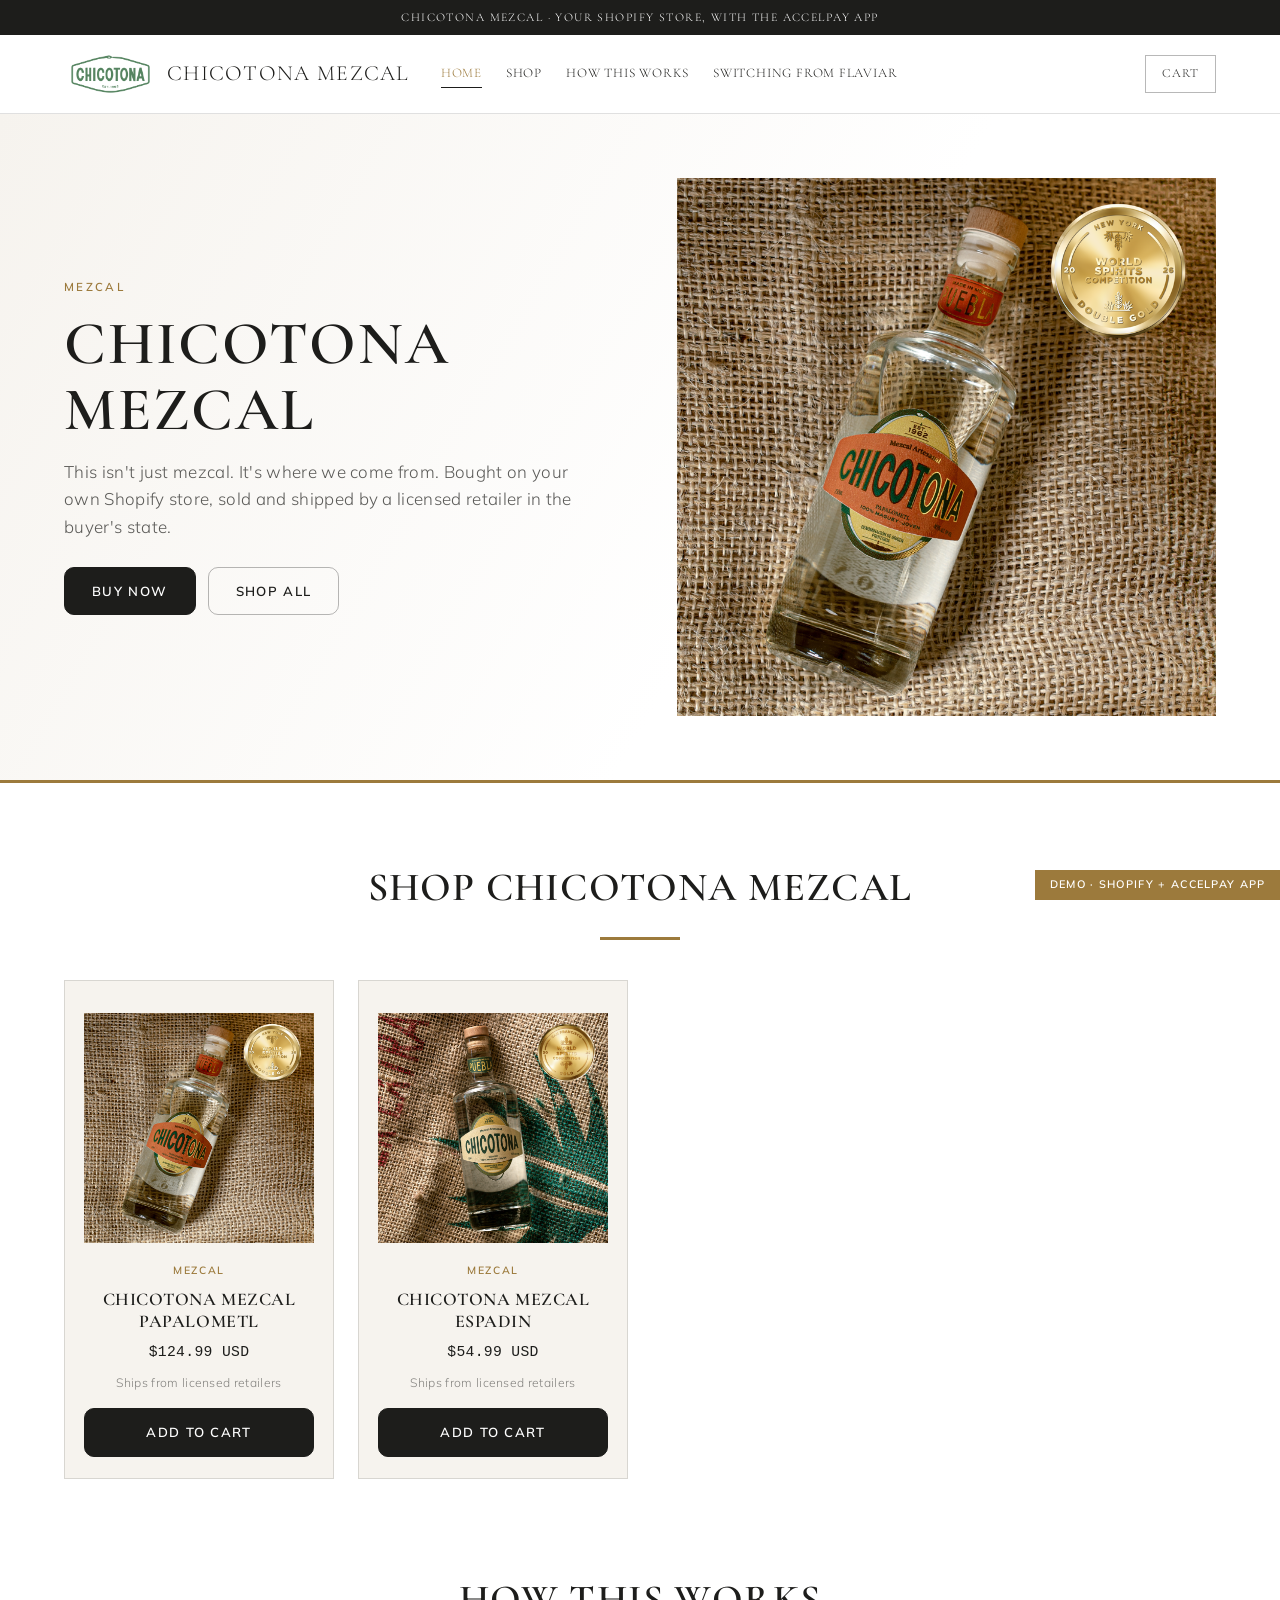
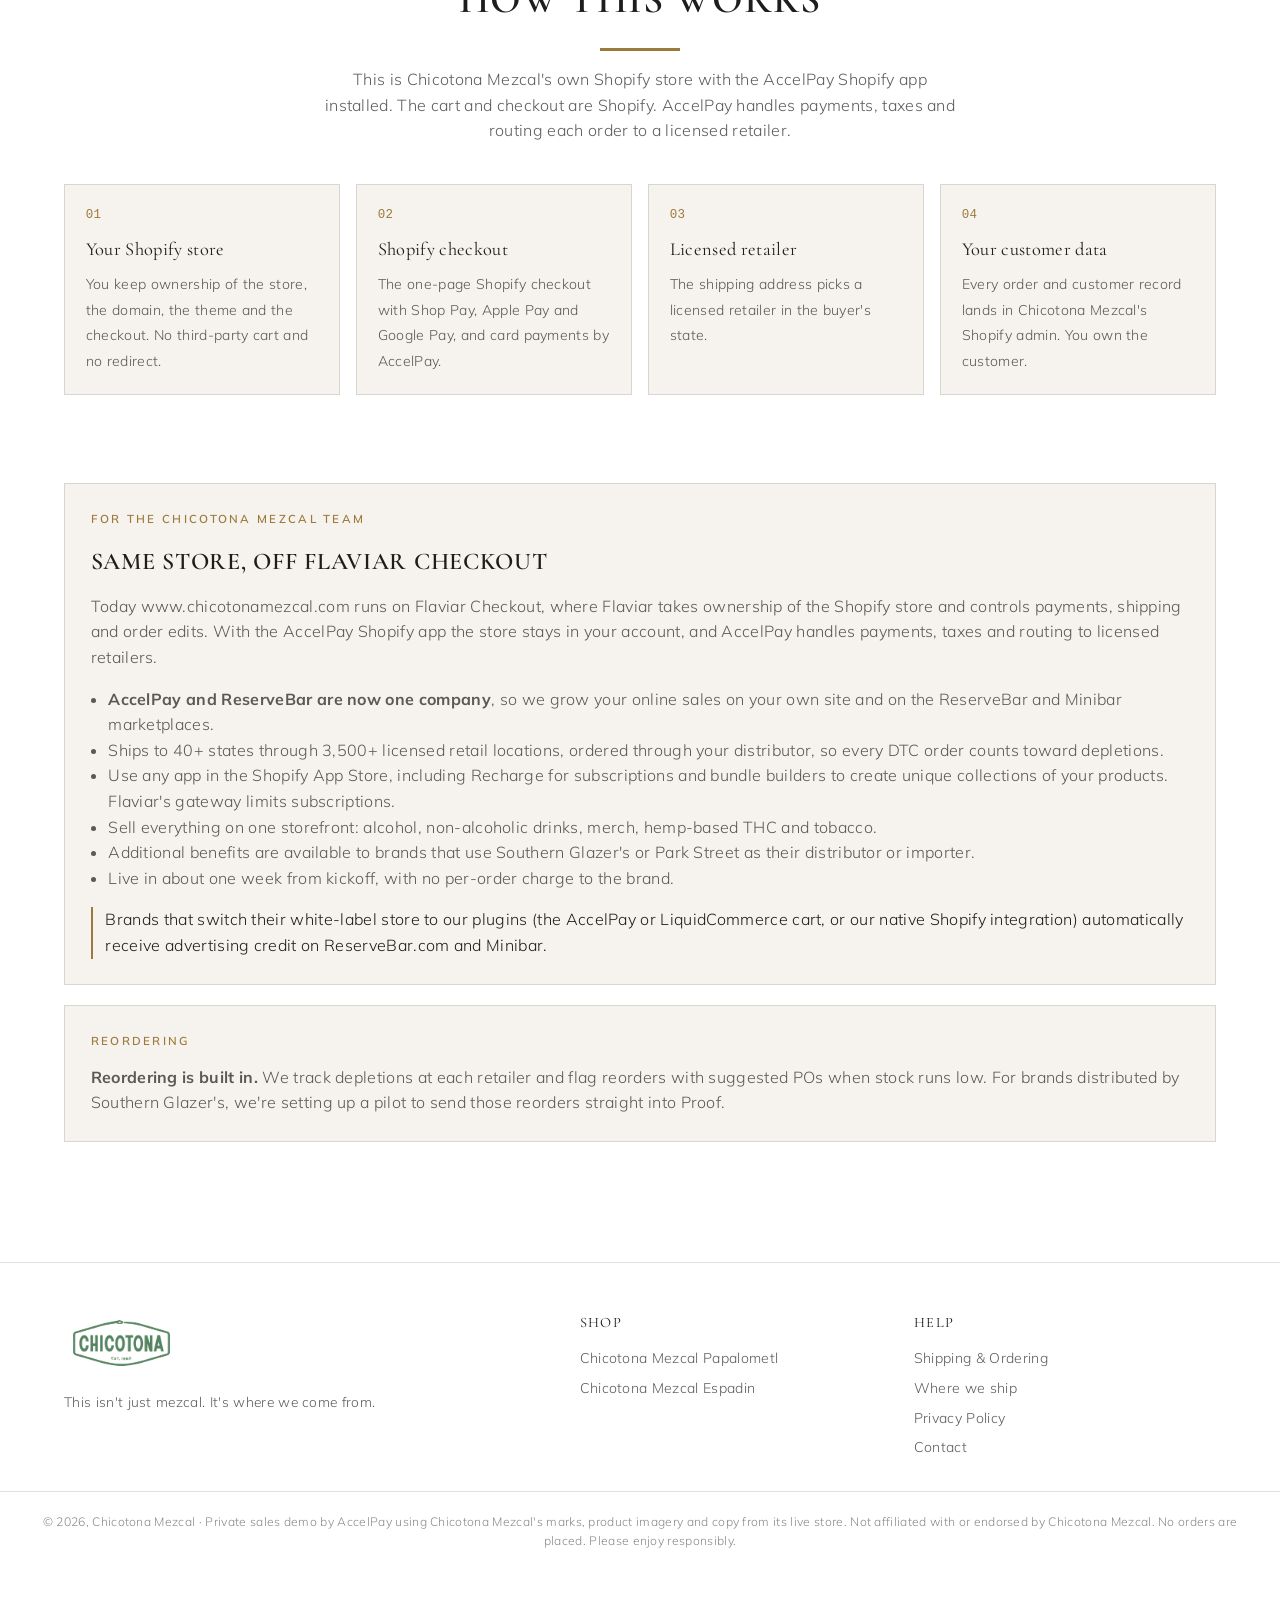
<file: index.html>
<!doctype html>
<html lang="en">
<head>
<meta charset="utf-8">
<meta name="viewport" content="width=device-width,initial-scale=1">
<title>Chicotona Mezcal | AccelPay demo</title>
<meta name="robots" content="noindex,nofollow">
<link rel="icon" href="assets/logo.png">
<link rel="preconnect" href="https://fonts.googleapis.com">
<link rel="preconnect" href="https://fonts.gstatic.com" crossorigin>
<link rel="stylesheet" href="https://fonts.googleapis.com/css2?family=Cormorant+Garamond:wght@500;600;700&family=Mulish:wght@300;400;600;700&display=swap">
<link rel="stylesheet" href="styles.css?v=1">
</head>
<body>
<div class="announce">Chicotona Mezcal &middot; your Shopify store, with the AccelPay app</div>
<header class="top">
  <div class="hdr">
    <a href="index.html" class="brand-link"><img class="logo" src="assets/logo.png" alt="Chicotona Mezcal"><span class="wordmark">Chicotona Mezcal</span></a>
    <nav class="main">
      <a href="index.html" aria-current="page">Home</a><a href="index.html#shop">Shop</a><a href="index.html#how">How this works</a><a href="index.html#switch">Switching from Flaviar</a>
    </nav>
    <div class="hdr-actions">
      <button class="burger" id="burger" aria-label="Menu">&#9776;</button>
      <button class="cart-pill" data-cart-toggle aria-label="Open cart">
        <span class="lbl">Cart</span>
        <span class="count" data-cart-count hidden>0</span>
      </button>
    </div>
  </div>
</header>

<section class="hero">
  <div class="hero-inner">
    <div>
      <div class="eyebrow">mezcal</div>
      <h1>Chicotona Mezcal</h1>
      <p>This isn&#x27;t just mezcal. It&#x27;s where we come from. Bought on your own Shopify store, sold and shipped by a licensed retailer in the buyer's state.</p>
      <div style="display:flex;gap:.75rem;flex-wrap:wrap"><a class="btn" href="product.html?p=papalometl">Buy now</a><a class="btn ghost" href="#shop">Shop all</a></div>
    </div>
    <div class="shot"><img src="assets/p-papalometl.png" alt="Chicotona Mezcal Papalometl"></div>
  </div>
</section>

<section class="band" id="shop">
  <div class="section-head">
    <h2>Shop Chicotona Mezcal</h2>
    <div class="rule"></div>
    <p style="font-size:.9rem;color:var(--muted)"></p>
  </div>
  <div class="grid" id="collection-grid"></div>
</section>

<section class="band" id="how" style="padding-top:1rem">
  <div class="section-head">
    <h2>How this works</h2>
    <div class="rule"></div>
    <p>This is Chicotona Mezcal's own Shopify store with the AccelPay Shopify app installed. The cart and checkout are Shopify. AccelPay handles payments, taxes and routing each order to a licensed retailer.</p>
  </div>
  <div class="how">
    <div class="step"><span class="n">01</span><b>Your Shopify store</b><span>You keep ownership of the store, the domain, the theme and the checkout. No third-party cart and no redirect.</span></div>
    <div class="step"><span class="n">02</span><b>Shopify checkout</b><span>The one-page Shopify checkout with Shop Pay, Apple Pay and Google Pay, and card payments by AccelPay.</span></div>
    <div class="step"><span class="n">03</span><b>Licensed retailer</b><span>The shipping address picks a licensed retailer in the buyer's state.</span></div>
    <div class="step"><span class="n">04</span><b>Your customer data</b><span>Every order and customer record lands in Chicotona Mezcal's Shopify admin. You own the customer.</span></div>
  </div>
</section>

<section class="band" id="switch" style="padding-top:1rem">
  <div class="panel">
    <div class="eyebrow">For the Chicotona Mezcal team</div>
    <h2>Same store, off Flaviar Checkout</h2>
    <p style="margin:0 0 1rem">Today www.chicotonamezcal.com runs on Flaviar Checkout, where Flaviar takes ownership of the Shopify store and controls payments, shipping and order edits. With the AccelPay Shopify app the store stays in your account, and AccelPay handles payments, taxes and routing to licensed retailers.</p>
    <ul style="margin:0 0 1rem;padding-left:1.1rem"><li><b>AccelPay and ReserveBar are now one company</b>, so we grow your online sales on your own site and on the ReserveBar and Minibar marketplaces.</li><li>Ships to 40+ states through 3,500+ licensed retail locations, ordered through your distributor, so every DTC order counts toward depletions.</li><li>Use any app in the Shopify App Store, including Recharge for subscriptions and bundle builders to create unique collections of your products. Flaviar's gateway limits subscriptions.</li><li>Sell everything on one storefront: alcohol, non-alcoholic drinks, merch, hemp-based THC and tobacco.</li><li>Additional benefits are available to brands that use Southern Glazer's or Park Street as their distributor or importer.</li><li>Live in about one week from kickoff, with no per-order charge to the brand.</li></ul>
    <p class="credit">Brands that switch their white-label store to our plugins (the AccelPay or LiquidCommerce cart, or our native Shopify integration) automatically receive advertising credit on ReserveBar.com and Minibar.</p>
  </div>
  <div class="panel">
    <div class="eyebrow">Reordering</div>
    <p style="margin:0" class="reorder"><b>Reordering is built in.</b> We track depletions at each retailer and flag reorders with suggested POs when stock runs low. For brands distributed by Southern Glazer's, we're setting up a pilot to send those reorders straight into Proof.</p>
  </div>
</section>
<footer class="site">
  <div class="ft">
    <div>
      <img src="assets/logo.png" alt="Chicotona Mezcal" style="height:64px;width:auto">
      <p style="font-size:.86rem;margin-top:1rem;max-width:24rem;color:var(--muted)">This isn&#x27;t just mezcal. It&#x27;s where we come from.</p>
    </div>
    <div><h4>Shop</h4><ul><li><a href="product.html?p=papalometl">Chicotona Mezcal Papalometl</a></li><li><a href="product.html?p=espadin">Chicotona Mezcal Espadin</a></li></ul></div>
    <div><h4>Help</h4><ul>
      <li><a href="index.html#how">Shipping &amp; Ordering</a></li>
      <li><a href="index.html#how">Where we ship</a></li>
      <li><a href="#">Privacy Policy</a></li>
      <li><a href="#">Contact</a></li></ul></div>
  </div>
  <div class="legal-row">
    &copy; 2026, Chicotona Mezcal &middot; Private sales demo by AccelPay using Chicotona Mezcal's marks, product imagery and copy from its live store. Not affiliated with or endorsed by Chicotona Mezcal.
    No orders are placed. Please enjoy responsibly.
  </div>
</footer>

<div class="scrim" id="scrim"></div>
<aside class="drawer" id="drawer" aria-label="Your cart">
  <div class="dh"><h2>Your cart</h2><button class="x" id="drawer-close" aria-label="Close">&times;</button></div>
  <div class="cols"><span>Product</span><span>Total</span></div>
  <div class="items" id="drawer-items"></div>
  <div class="df" id="drawer-foot"></div>
</aside>
<div class="ribbon">Demo &middot; Shopify + AccelPay app</div>
<script src="data.js?v=1"></script>
<script src="app.js?v=1"></script>
</body>
</html>
</file>
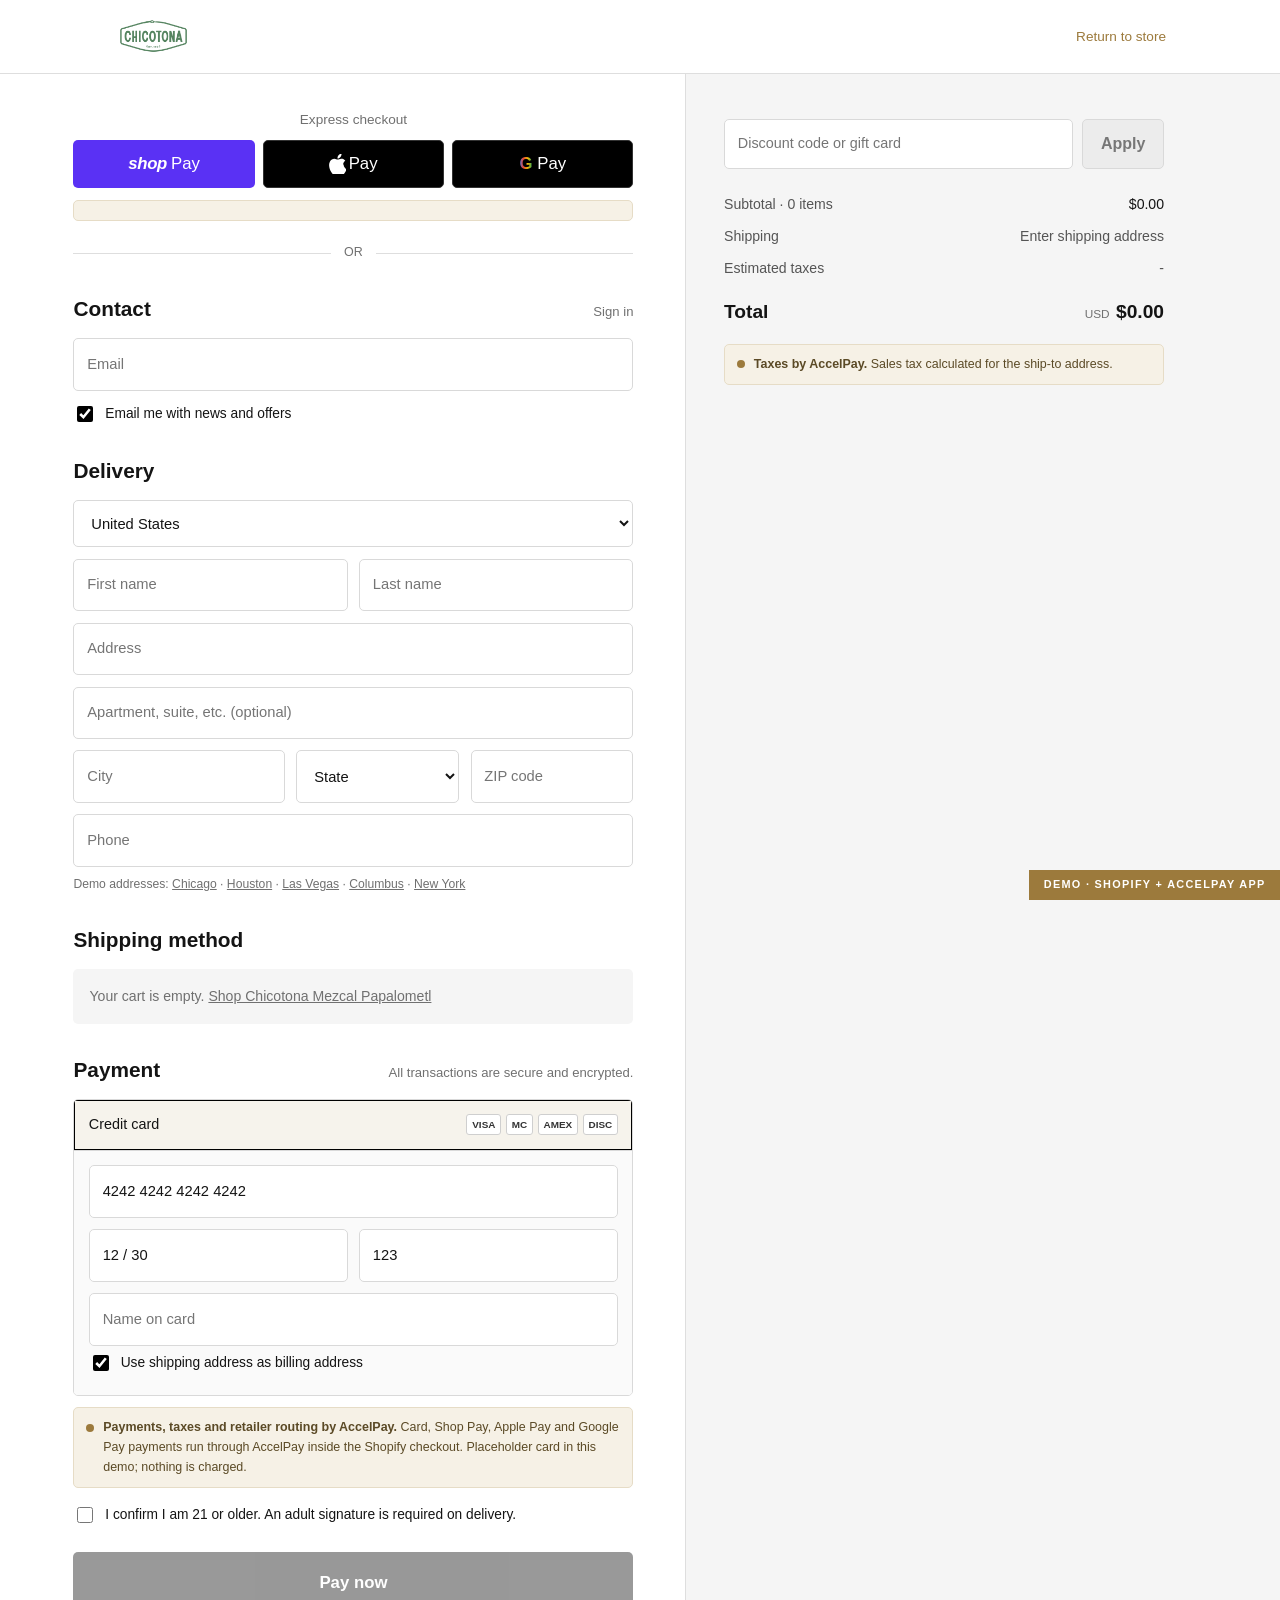
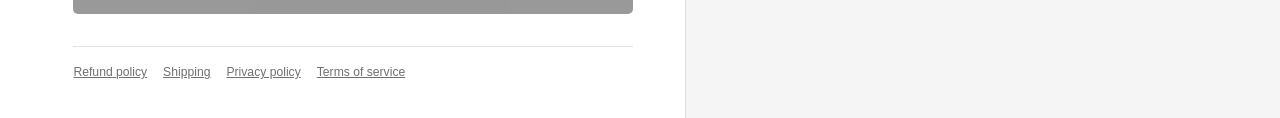
<file: checkout.html>
<!doctype html>
<html lang="en">
<head>
<meta charset="utf-8">
<meta name="viewport" content="width=device-width,initial-scale=1">
<title>Checkout | Chicotona Mezcal</title>
<meta name="robots" content="noindex,nofollow">
<link rel="icon" href="assets/logo.png">
<link rel="preconnect" href="https://fonts.googleapis.com">
<link rel="preconnect" href="https://fonts.gstatic.com" crossorigin>
<link rel="stylesheet" href="https://fonts.googleapis.com/css2?family=Cormorant+Garamond:wght@500;600;700&family=Mulish:wght@300;400;600;700&display=swap">
<link rel="stylesheet" href="styles.css?v=1">
</head>
<body class="co">
<div class="co-head"><div class="in">
  <a href="index.html"><img src="assets/logo.png" alt="Chicotona Mezcal"></a>
  <a class="bag" href="product.html">Return to store</a>
</div></div>

<div id="confirmed" hidden>
  <div class="thanks">
    <h1>Thank you!</h1>
    <p>This is a demo, so nothing was charged and no order was sent.</p>
    <p class="num" id="order-num"></p>
    <p id="order-by"></p>
    <p id="order-total"></p>
    <p style="font-size:.85rem">On the live store, this order and the customer record appear in Chicotona Mezcal's Shopify admin.</p>
    <a class="pay-btn" href="index.html" style="display:inline-block;width:auto;padding:.9rem 1.6rem;text-decoration:none">Continue shopping</a>
  </div>
</div>

<div id="checkout-view" class="checkout">
  <div class="co-left"><div class="inner">
    <form id="co-form" autocomplete="off">
      <div class="xp-title">Express checkout</div>
      <div id="xpay-top"></div>
      <div id="xpay-note" class="callout" hidden></div>
      <div class="or"><span>OR</span></div>
      <div class="co-h">Contact <small>Sign in</small></div>
      <input class="co-field" type="email" name="email" placeholder="Email" required>
      <label class="co-chk"><input type="checkbox" checked> Email me with news and offers</label>

      <div class="co-h">Delivery</div>
      <select class="co-field" aria-label="Country/Region"><option>United States</option></select>
      <div class="co-row">
        <input class="co-field" name="first" placeholder="First name" required>
        <input class="co-field" name="last" placeholder="Last name" required>
      </div>
      <input class="co-field" name="address1" placeholder="Address" required>
      <input class="co-field" name="address2" placeholder="Apartment, suite, etc. (optional)">
      <div class="co-row3">
        <input class="co-field" name="city" placeholder="City" required>
        <select class="co-field" id="state" aria-label="State" required><option value="">State</option><option value="AL">Alabama</option><option value="AK">Alaska</option><option value="AZ">Arizona</option><option value="AR">Arkansas</option><option value="CA">California</option><option value="CO">Colorado</option><option value="CT">Connecticut</option><option value="DE">Delaware</option><option value="DC">District of Columbia</option><option value="FL">Florida</option><option value="GA">Georgia</option><option value="HI">Hawaii</option><option value="ID">Idaho</option><option value="IL">Illinois</option><option value="IN">Indiana</option><option value="IA">Iowa</option><option value="KS">Kansas</option><option value="KY">Kentucky</option><option value="LA">Louisiana</option><option value="ME">Maine</option><option value="MD">Maryland</option><option value="MA">Massachusetts</option><option value="MI">Michigan</option><option value="MN">Minnesota</option><option value="MS">Mississippi</option><option value="MO">Missouri</option><option value="MT">Montana</option><option value="NE">Nebraska</option><option value="NV">Nevada</option><option value="NH">New Hampshire</option><option value="NJ">New Jersey</option><option value="NM">New Mexico</option><option value="NY">New York</option><option value="NC">North Carolina</option><option value="ND">North Dakota</option><option value="OH">Ohio</option><option value="OK">Oklahoma</option><option value="OR">Oregon</option><option value="PA">Pennsylvania</option><option value="RI">Rhode Island</option><option value="SC">South Carolina</option><option value="SD">South Dakota</option><option value="TN">Tennessee</option><option value="TX">Texas</option><option value="UT">Utah</option><option value="VT">Vermont</option><option value="VA">Virginia</option><option value="WA">Washington</option><option value="WV">West Virginia</option><option value="WI">Wisconsin</option><option value="WY">Wyoming</option></select>
        <input class="co-field" id="zip" name="zip" placeholder="ZIP code" inputmode="numeric" maxlength="5" required>
      </div>
      <input class="co-field" name="phone" placeholder="Phone" type="tel">
      <div style="font-size:.76rem;color:#707070;margin:-.2rem 0 .3rem">Demo addresses:
        <a href="#" data-fill="233 S Wacker Dr|Chicago|60606" onclick="return false">Chicago</a> &middot;
        <a href="#" data-fill="1001 Westheimer Rd|Houston|77006" onclick="return false">Houston</a> &middot;
        <a href="#" data-fill="3570 Las Vegas Blvd S|Las Vegas|89109" onclick="return false">Las Vegas</a> &middot;
        <a href="#" data-fill="411 Woody Hayes Dr|Columbus|43210" onclick="return false">Columbus</a> &middot;
        <a href="#" data-fill="350 E 13th St|New York|10009" onclick="return false">New York</a>
      </div>

      <div class="co-h">Shipping method</div>
      <div id="rates"></div>

      <div class="co-h">Payment <small>All transactions are secure and encrypted.</small></div>
      <div class="pay-box">
        <div class="ph"><span>Credit card</span><span class="cards"><span>VISA</span><span>MC</span><span>AMEX</span><span>DISC</span></span></div>
        <div class="pb">
          <input class="co-field" placeholder="Card number" value="4242 4242 4242 4242" aria-label="Card number">
          <div class="co-row">
            <input class="co-field" placeholder="Expiration date (MM / YY)" value="12 / 30" aria-label="Expiration">
            <input class="co-field" placeholder="Security code" value="123" aria-label="Security code">
          </div>
          <input class="co-field" placeholder="Name on card" aria-label="Name on card" style="margin-bottom:.3rem">
          <label class="co-chk"><input type="checkbox" checked> Use shipping address as billing address</label>
        </div>
      </div>
      <div class="callout"><span class="dot"></span><span><b>Payments, taxes and retailer routing by AccelPay.</b> Card, Shop Pay, Apple Pay and Google Pay payments run through AccelPay inside the Shopify checkout. Placeholder card in this demo; nothing is charged.</span></div>
      <label class="co-chk" style="margin-top:1rem"><input type="checkbox" required> I confirm I am 21 or older. An adult signature is required on delivery.</label>
      <button class="pay-btn" id="pay" type="submit" disabled>Pay now</button>
      <div class="co-links"><a href="#">Refund policy</a><a href="#">Shipping</a><a href="#">Privacy policy</a><a href="#">Terms of service</a></div>
    </form>
  </div></div>
  <div class="co-right"><div class="inner" id="os"></div></div>
</div>
<div class="ribbon">Demo &middot; Shopify + AccelPay app</div>
<script src="data.js?v=1"></script>
<script src="app.js?v=1"></script>
</body>
</html>
</file>
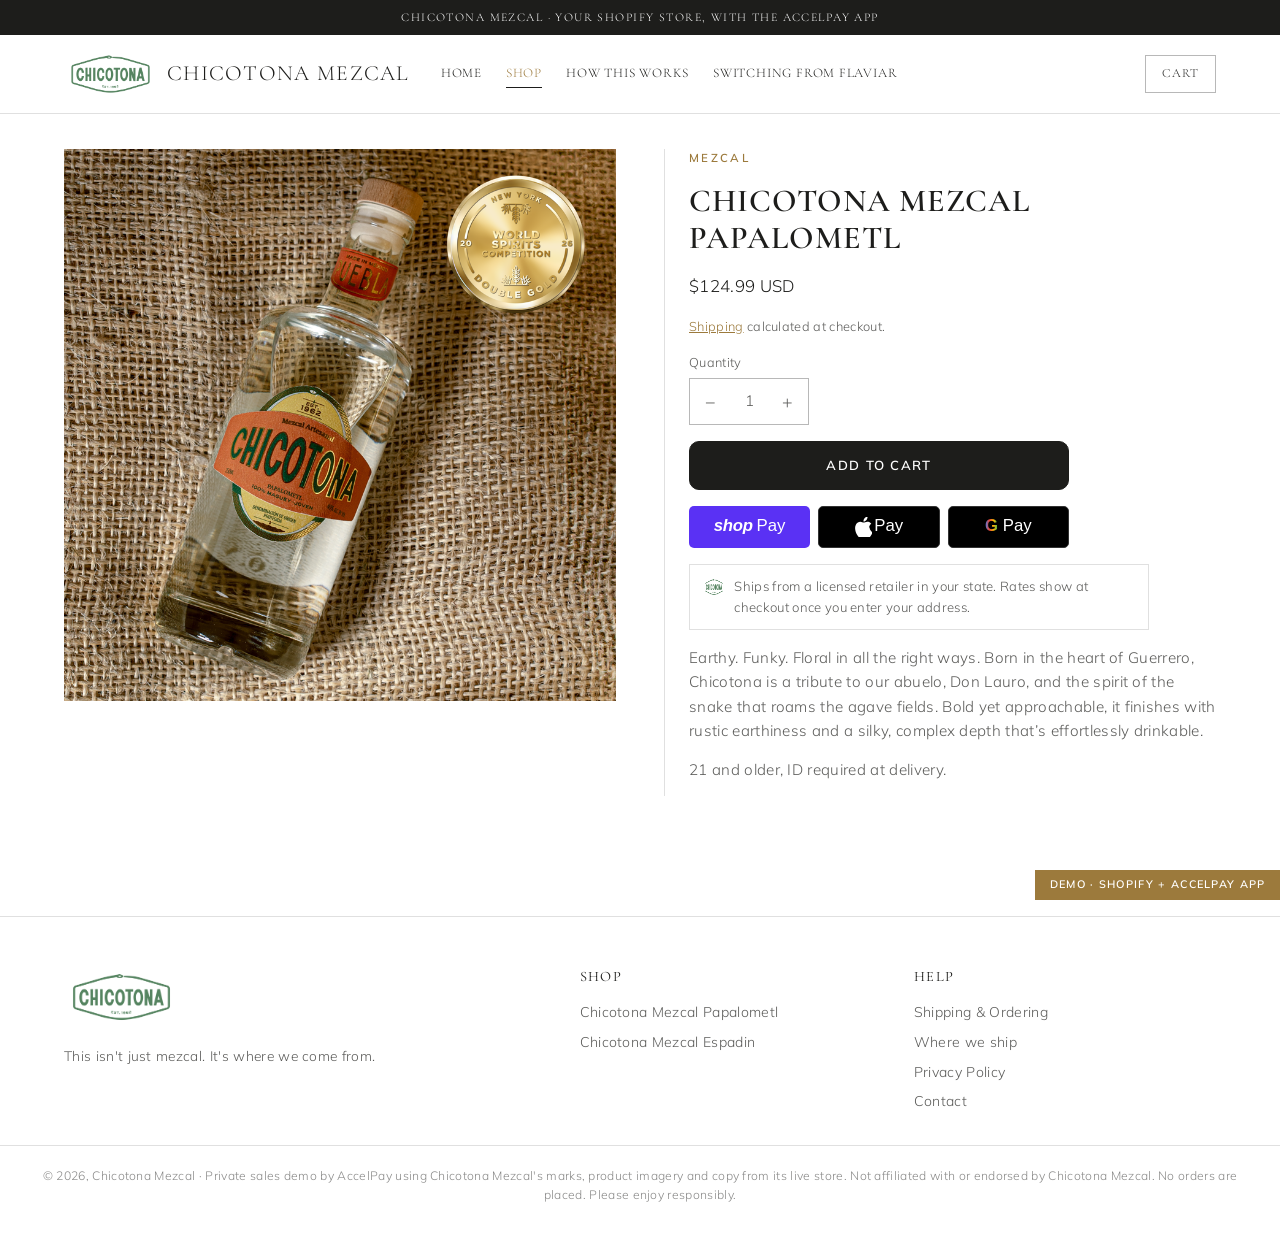
<file: product.html>
<!doctype html>
<html lang="en">
<head>
<meta charset="utf-8">
<meta name="viewport" content="width=device-width,initial-scale=1">
<title>Chicotona Mezcal | AccelPay demo</title>
<meta name="robots" content="noindex,nofollow">
<link rel="icon" href="assets/logo.png">
<link rel="preconnect" href="https://fonts.googleapis.com">
<link rel="preconnect" href="https://fonts.gstatic.com" crossorigin>
<link rel="stylesheet" href="https://fonts.googleapis.com/css2?family=Cormorant+Garamond:wght@500;600;700&family=Mulish:wght@300;400;600;700&display=swap">
<link rel="stylesheet" href="styles.css?v=1">
</head>
<body>
<div class="announce">Chicotona Mezcal &middot; your Shopify store, with the AccelPay app</div>
<header class="top">
  <div class="hdr">
    <a href="index.html" class="brand-link"><img class="logo" src="assets/logo.png" alt="Chicotona Mezcal"><span class="wordmark">Chicotona Mezcal</span></a>
    <nav class="main">
      <a href="index.html">Home</a><a href="index.html#shop" aria-current="page">Shop</a><a href="index.html#how">How this works</a><a href="index.html#switch">Switching from Flaviar</a>
    </nav>
    <div class="hdr-actions">
      <button class="burger" id="burger" aria-label="Menu">&#9776;</button>
      <button class="cart-pill" data-cart-toggle aria-label="Open cart">
        <span class="lbl">Cart</span>
        <span class="count" data-cart-count hidden>0</span>
      </button>
    </div>
  </div>
</header>

<main class="band" style="padding-top:2.2rem">
  <div class="pdp" id="pdp" data-handle="papalometl"></div>
</main>
<script>
(function () { var p = new URLSearchParams(location.search).get('p'); if (p) document.getElementById('pdp').setAttribute('data-handle', p); })();
</script>
<footer class="site">
  <div class="ft">
    <div>
      <img src="assets/logo.png" alt="Chicotona Mezcal" style="height:64px;width:auto">
      <p style="font-size:.86rem;margin-top:1rem;max-width:24rem;color:var(--muted)">This isn&#x27;t just mezcal. It&#x27;s where we come from.</p>
    </div>
    <div><h4>Shop</h4><ul><li><a href="product.html?p=papalometl">Chicotona Mezcal Papalometl</a></li><li><a href="product.html?p=espadin">Chicotona Mezcal Espadin</a></li></ul></div>
    <div><h4>Help</h4><ul>
      <li><a href="index.html#how">Shipping &amp; Ordering</a></li>
      <li><a href="index.html#how">Where we ship</a></li>
      <li><a href="#">Privacy Policy</a></li>
      <li><a href="#">Contact</a></li></ul></div>
  </div>
  <div class="legal-row">
    &copy; 2026, Chicotona Mezcal &middot; Private sales demo by AccelPay using Chicotona Mezcal's marks, product imagery and copy from its live store. Not affiliated with or endorsed by Chicotona Mezcal.
    No orders are placed. Please enjoy responsibly.
  </div>
</footer>

<div class="scrim" id="scrim"></div>
<aside class="drawer" id="drawer" aria-label="Your cart">
  <div class="dh"><h2>Your cart</h2><button class="x" id="drawer-close" aria-label="Close">&times;</button></div>
  <div class="cols"><span>Product</span><span>Total</span></div>
  <div class="items" id="drawer-items"></div>
  <div class="df" id="drawer-foot"></div>
</aside>
<div class="ribbon">Demo &middot; Shopify + AccelPay app</div>
<script src="data.js?v=1"></script>
<script src="app.js?v=1"></script>
</body>
</html>
</file>
<file: styles.css>
/* Chicotona Mezcal x AccelPay demo. Base: woodsonwhiskey-accelpay-demo. */

:root {
  --black: #ffffff; --panel: #f6f3ee; --panel-2: #ece7df; --ink: #1d1d1b;
  --muted: rgba(29,29,27,.72); --muted-2: rgba(29,29,27,.52); --line: rgba(0,0,0,.12); --line-2: rgba(0,0,0,.28);
  --gold: #1d1d1b; --gold-hi: #9c7a3c; --gold-soft: rgba(0,0,0,.05); --green: #2f6b4f; --red: #c00000;
  --head: #1d1d1b; --btn-ink: #ffffff; --img-bg: #f6f3ee; --drawer-bg: #ffffff; --ann-bg: #1d1d1b; --ann-ink: #ffffff; --co-head-bg: #ffffff;
  --serif: "Cormorant Garamond", Georgia, serif; --sans: "Mulish", -apple-system, BlinkMacSystemFont, "Helvetica Neue", Arial, sans-serif;
  --mono: ui-monospace, SFMono-Regular, Menlo, monospace; --maxw: 1200px; --btn-radius: 10px;
  --cart-glyph: url("data:image/svg+xml;utf8,<svg xmlns='http://www.w3.org/2000/svg' viewBox='0 0 24 24' fill='none' stroke='black' stroke-width='2' stroke-linecap='round' stroke-linejoin='round'><path d='M6 2 3 6v14a2 2 0 0 0 2 2h14a2 2 0 0 0 2-2V6l-3-4z'/><path d='M3 6h18'/><path d='M16 10a4 4 0 0 1-8 0'/></svg>");
}

* { box-sizing: border-box; }
html { scroll-behavior: smooth; }
body {
  margin: 0; background: var(--black); color: var(--ink);
  font-family: var(--sans); font-weight: 300; font-size: 16px; line-height: 1.6;
  letter-spacing: .02em; -webkit-font-smoothing: antialiased;
}
img { max-width: 100%; display: block; }
a { color: inherit; }
button { font: inherit; cursor: pointer; color: inherit; }
:focus-visible { outline: 2px solid var(--gold); outline-offset: 2px; }

/* ---------------------------------------------------------------- header */
.announce {
  background: var(--ann-bg); color: var(--ann-ink); text-align: center;
  font-family: var(--serif); font-size: .74rem; letter-spacing: .12em;
  text-transform: uppercase; padding: .5rem 1rem;
}
header.top { position: sticky; top: 0; z-index: 60; background: var(--black); border-bottom: 1px solid var(--line); }
.hdr { max-width: var(--maxw); margin: 0 auto; padding: .8rem 1.5rem; display: flex; align-items: center; gap: 2rem; }
.hdr img.logo { height: 62px; width: auto; }
nav.main { display: flex; gap: 1.5rem; flex-wrap: wrap; }
nav.main a {
  font-family: var(--serif); font-size: .82rem; letter-spacing: .06em; text-transform: uppercase;
  text-decoration: none; color: var(--head); padding: .2rem 0; border-bottom: 1px solid transparent;
}
nav.main a:hover, nav.main a[aria-current] { color: var(--gold-hi); border-bottom-color: var(--gold); }
.hdr-actions { margin-left: auto; display: flex; align-items: center; gap: .75rem; }
.cart-pill {
  display: inline-flex; align-items: center; gap: .5rem; background: transparent;
  border: 1px solid var(--line-2); color: var(--head); padding: .5rem 1rem;
  font-family: var(--serif); font-size: .78rem; letter-spacing: .08em; text-transform: uppercase;
}
.cart-pill:hover { border-color: var(--gold); color: var(--gold-hi); }
.cart-pill .count {
  background: var(--gold); color: var(--btn-ink); min-width: 1.35rem; height: 1.35rem; border-radius: 999px;
  display: inline-grid; place-items: center; font-family: var(--mono); font-size: .7rem; padding: 0 .3rem;
}
.cart-pill .count[hidden] { display: none; }
.burger { display: none; background: none; border: none; font-size: 1.5rem; line-height: 1; color: var(--head); }

/* ---------------------------------------------------------------- type + buttons */
.eyebrow { font-family: var(--sans); font-size: .72rem; font-weight: 600; letter-spacing: .2em; text-transform: uppercase; color: var(--gold-hi); margin-bottom: .9rem; }
h1, h2, h3 { font-family: var(--serif); font-weight: 400; letter-spacing: .03em; }
.rule { width: 190px; height: 2px; margin: 1.1rem auto 0; background: linear-gradient(90deg, transparent, var(--gold), transparent); }

.btn {
  display: inline-flex; align-items: center; justify-content: center; gap: .5rem;
  background: var(--gold); color: var(--btn-ink); border: 1px solid var(--gold); border-radius: var(--btn-radius, 0);
  padding: .8rem 1.7rem; font-family: var(--sans); font-weight: 600; font-size: .82rem;
  letter-spacing: .1em; text-transform: uppercase; text-decoration: none;
}
.btn:hover { background: var(--gold-hi); border-color: var(--gold-hi); }
.btn.ghost { background: transparent; color: var(--head); border-color: var(--line-2); }
.btn.ghost:hover { border-color: var(--gold); color: var(--gold-hi); }
.btn:disabled { opacity: .4; cursor: not-allowed; }
.btn.block { width: 100%; }

/* ---------------------------------------------------------------- hero */
.hero { position: relative; overflow: hidden; border-bottom: 1px solid var(--line); }
.hero-inner { max-width: var(--maxw); margin: 0 auto; padding: 4rem 1.5rem; display: grid; grid-template-columns: 1.05fr 1fr; gap: 3rem; align-items: center; }
.hero h1 { font-size: clamp(2.3rem, 5.4vw, 3.8rem); line-height: 1.08; margin: 0 0 1rem; text-transform: uppercase; }
.hero p { color: var(--muted); font-size: 1.06rem; margin: 0 0 1.7rem; max-width: 32rem; }
.hero .shot img { width: 100%; max-height: 560px; object-fit: contain; }

/* ---------------------------------------------------------------- sections */
.band { max-width: var(--maxw); margin: 0 auto; padding: 4.5rem 1.5rem; }
.section-head { text-align: center; margin-bottom: 2.5rem; }
.section-head h2 { font-size: clamp(1.8rem, 4vw, 2.5rem); margin: 0; text-transform: uppercase; }
.section-head p { color: var(--muted); margin: 1rem auto 0; max-width: 40rem; }

.grid { display: grid; grid-template-columns: repeat(auto-fill, minmax(240px, 1fr)); gap: 1.5rem; }
.card {
  background: var(--panel); border: 1px solid var(--line); padding: 1.4rem 1.2rem 1.3rem;
  display: flex; flex-direction: column; gap: .55rem; text-align: center; text-decoration: none; color: inherit;
}
.card:hover { border-color: var(--gold); }
.card .shot { height: 250px; display: grid; place-items: center; overflow: hidden; }
.card .shot img { max-height: 250px; width: auto; object-fit: contain; }
.card h3 { font-size: 1.12rem; margin: 0; line-height: 1.25; text-transform: uppercase; min-height: 2.8rem; display: grid; place-items: center; }
.card .tag { font-size: .66rem; font-weight: 600; letter-spacing: .16em; text-transform: uppercase; color: var(--gold-hi); }
.card .price { font-family: var(--mono); font-size: .92rem; margin-top: auto; }
.card .avail { font-size: .76rem; color: var(--muted-2); }

.split { display: grid; grid-template-columns: 1fr 1fr; gap: 3rem; align-items: center; }
.split img { width: 100%; }
.split p { color: var(--muted); }

/* how it works */
.how { display: grid; grid-template-columns: repeat(4, 1fr); gap: 1rem; }
.how .step { border: 1px solid var(--line); padding: 1.3rem; background: var(--panel); }
.how .step b { display: block; font-family: var(--serif); font-weight: 400; font-size: 1.15rem; margin-bottom: .4rem; color: var(--head); }
.how .step span { font-size: .88rem; color: var(--muted); }
.how .step .n { font-family: var(--mono); color: var(--gold-hi); font-size: .78rem; display: block; margin-bottom: .6rem; }

.rb-note {
  display: flex; align-items: center; gap: .75rem; border: 1px solid var(--line); background: var(--panel);
  padding: .7rem .9rem; font-size: .84rem; color: var(--muted);
}
.rb-note b { color: var(--head); font-weight: 600; }
.rb-note a { color: var(--gold-hi); }
.rb-mark { font-family: var(--serif); font-size: .72rem; letter-spacing: .14em; text-transform: uppercase; border: 1px solid var(--gold); color: var(--gold-hi); padding: .2rem .45rem; white-space: nowrap; }

/* ---------------------------------------------------------------- product page (Shopify theme) */
.pdp { display: grid; grid-template-columns: minmax(0,1fr) minmax(0,1fr); gap: 3rem; align-items: start; }
.pdp .gallery { display: flex; flex-direction: column; gap: .8rem; min-width: 0; }
.pdp .gallery .main { background: var(--img-bg); display: grid; place-items: center; min-height: 420px; }
.pdp .gallery .main img { max-height: 560px; width: auto; object-fit: contain; }
.pdp .thumbs { display: flex; gap: .5rem; }
.pdp .thumbs button { width: 64px; height: 64px; border: 1px solid var(--line); background: var(--img-bg); padding: 3px; display: grid; place-items: center; }
.pdp .thumbs button[aria-selected="true"] { border-color: var(--gold); }
.pdp .thumbs img { max-height: 100%; width: auto; }
.pdp .info { display: flex; flex-direction: column; gap: 1rem; min-width: 0; padding-left: 1.5rem; border-left: 1px solid var(--line); }
.pdp h1 { font-size: 2rem; margin: 0; text-transform: uppercase; line-height: 1.15; }
.pdp .price { font-size: 1.05rem; }
.pdp .small { font-size: .8rem; color: var(--muted); }
.pdp .small a { color: var(--gold-hi); }
.pdp .qty-wrap { display: flex; flex-direction: column; gap: .35rem; font-size: .8rem; color: var(--muted); }
.pdp .desc p { color: var(--muted); margin: 0 0 .9rem; font-size: .95rem; }
.pdp .desc b { color: var(--head); font-weight: 600; }
.qty { display: inline-flex; align-items: center; border: 1px solid var(--line-2); width: max-content; }
.qty button { background: none; border: none; width: 2.6rem; min-height: 2.8rem; font-size: 1.1rem; }
.qty span, .qty input { font-family: var(--sans); min-width: 2.2rem; text-align: center; font-size: .95rem; }
.atc { max-width: 380px; }
.fulfil-line { display: flex; gap: .6rem; align-items: flex-start; font-size: .82rem; color: var(--muted); border: 1px solid var(--line); padding: .7rem .8rem; max-width: 460px; }
.fulfil-line img { width: 22px; height: 22px; border-radius: 5px; flex: none; }
.notice { font-size: .85rem; color: var(--muted); border-left: 2px solid var(--gold); padding: .2rem 0 .2rem .75rem; }

/* ---------------------------------------------------------------- Shopify cart drawer (Dawn-style) */
.scrim { position: fixed; inset: 0; background: rgba(0,0,0,.6); opacity: 0; pointer-events: none; transition: opacity .25s; z-index: 90; }
.scrim.on { opacity: 1; pointer-events: auto; }
.drawer { position: fixed; top: 0; right: 0; height: 100%; width: min(420px, 100%); background: var(--drawer-bg); border-left: 1px solid var(--line); z-index: 100; display: flex; flex-direction: column; transform: translateX(100%); transition: transform .28s ease; }
.drawer.on { transform: none; }
.drawer .dh { display: flex; align-items: center; justify-content: space-between; padding: 1.4rem 1.5rem 1rem; }
.drawer .dh h2 { font-size: 1.5rem; margin: 0; }
.drawer .x { background: none; border: none; font-size: 1.7rem; line-height: 1; color: var(--muted); }
.drawer .cols { display: flex; justify-content: space-between; font-size: .66rem; letter-spacing: .12em; text-transform: uppercase; color: var(--muted-2); padding: 0 1.5rem .6rem; border-bottom: 1px solid var(--line); }
.drawer .items { flex: 1; overflow-y: auto; padding: 0 1.5rem; }
.cline { display: grid; grid-template-columns: 76px minmax(0,1fr) auto; gap: 1rem; padding: 1.2rem 0; border-bottom: 1px solid var(--line); }
.cline .im { background: var(--img-bg); display: grid; place-items: center; height: 92px; }
.cline .im img { max-height: 88px; width: auto; }
.cline .nm { font-size: .92rem; line-height: 1.3; }
.cline .pr { font-size: .84rem; color: var(--muted); margin: .2rem 0 .6rem; }
.cline .qrow { display: flex; align-items: center; gap: .6rem; }
.cline .qty button { min-height: 2.2rem; width: 2.2rem; }
.cline .rm { background: none; border: none; color: var(--muted); font-size: 1rem; padding: 0; }
.cline .tot { font-size: .9rem; }
.empty { text-align: center; color: var(--muted); padding: 3rem 1rem; }
.drawer .df { border-top: 1px solid var(--line); padding: 1.2rem 1.5rem 1.5rem; display: flex; flex-direction: column; gap: .7rem; }
.drawer .df .est { display: flex; justify-content: space-between; font-size: 1rem; }
.drawer .df .small { font-size: .78rem; color: var(--muted); }

/* ---------------------------------------------------------------- Shopify one-page checkout */
body.co { background: #fff; color: #141414; font-family: -apple-system, BlinkMacSystemFont, "Segoe UI", Roboto, "Helvetica Neue", Arial, sans-serif; font-weight: 400; letter-spacing: 0; }
.co-head { border-bottom: 1px solid #dedede; background: var(--co-head-bg); }
.co-head .in { max-width: 1100px; margin: 0 auto; padding: .9rem 1.5rem; display: flex; align-items: center; justify-content: space-between; }
.co-head img { height: 54px; width: auto; }
.co-head a.bag { color: var(--gold-hi); font-size: .85rem; text-decoration: none; }
.checkout { display: grid; grid-template-columns: minmax(0,1.15fr) minmax(0,1fr); min-height: calc(100vh - 80px); }
.co-left { padding: 2.2rem clamp(1rem, 4vw, 3.5rem); min-width: 0; }
.co-left .inner { max-width: 560px; margin-left: auto; }
.co-right { background: #f5f5f5; border-left: 1px solid #dedede; padding: 2.2rem clamp(1rem, 3vw, 3rem); min-width: 0; }
.co-right .inner { max-width: 440px; position: sticky; top: 1.5rem; }
.co-h { font-size: 1.3rem; font-weight: 600; margin: 1.8rem 0 .8rem; display: flex; align-items: baseline; justify-content: space-between; gap: 1rem; }
.co-h:first-child { margin-top: 0; }
.co-h small { font-size: .82rem; font-weight: 400; color: #707070; }
.co-field { width: 100%; border: 1px solid #d9d9d9; border-radius: 5px; padding: .85rem .8rem; font: inherit; font-size: .92rem; margin-bottom: .7rem; background: #fff; color: #141414; min-width: 0; }
.co-field:focus { outline: none; border-color: #000; box-shadow: 0 0 0 1px #000; }
.co-row { display: grid; grid-template-columns: 1fr 1fr; gap: .7rem; }
.co-row3 { display: grid; grid-template-columns: 1.3fr 1fr 1fr; gap: .7rem; }
.co-chk { display: flex; gap: .55rem; align-items: center; font-size: .86rem; margin: .1rem 0 .4rem; }
.co-chk input { accent-color: #000; width: 16px; height: 16px; }
.co-empty { background: #f5f5f5; border-radius: 5px; padding: 1rem; font-size: .88rem; color: #707070; }
.rates { border: 1px solid #d9d9d9; border-radius: 5px; overflow: hidden; }
.rate { display: flex; align-items: center; gap: .8rem; padding: .95rem .9rem; border-bottom: 1px solid #d9d9d9; cursor: pointer; }
.rate:last-child { border-bottom: none; }
.rate.on { background: #f6f3ec; box-shadow: inset 0 0 0 1px #000; }
.rate input { accent-color: #000; width: 17px; height: 17px; flex: none; }
.rate .ic { width: 30px; height: 30px; border-radius: 7px; flex: none; }
.rate .t { flex: 1; min-width: 0; font-size: .9rem; }
.rate .t span { display: block; color: #707070; font-size: .8rem; margin-top: .1rem; }
.rate .p { font-size: .9rem; font-weight: 600; white-space: nowrap; }
.callout { display: flex; gap: .55rem; align-items: flex-start; font-size: .78rem; color: #5b4a26; background: #f6f1e6; border: 1px solid #e6dcc6; border-radius: 5px; padding: .6rem .75rem; margin-top: .7rem; }
.callout b { font-weight: 600; }
.callout .dot { width: 8px; height: 8px; border-radius: 50%; background: var(--gold); flex: none; margin-top: .35rem; }
.pay-box { border: 1px solid #d9d9d9; border-radius: 5px; overflow: hidden; }
.pay-box .ph { display: flex; justify-content: space-between; align-items: center; background: #f6f3ec; padding: .85rem .9rem; border-bottom: 1px solid #d9d9d9; font-size: .9rem; box-shadow: inset 0 0 0 1px #000; }
.pay-box .ph .cards { display: flex; gap: .3rem; }
.pay-box .ph .cards span { font-size: .62rem; font-weight: 700; border: 1px solid #cfcfcf; border-radius: 3px; padding: .1rem .3rem; background: #fff; color: #333; }
.pay-box .pb { padding: .9rem; background: #fafafa; }
.pay-btn { width: 100%; background: #000; color: #fff; border: none; border-radius: 5px; padding: 1.1rem; font-size: 1.05rem; font-weight: 600; margin-top: 1.2rem; }
.pay-btn:disabled { opacity: .4; cursor: not-allowed; }
.co-legal { font-size: .76rem; color: #707070; margin-top: .9rem; }
.co-links { display: flex; gap: 1rem; flex-wrap: wrap; font-size: .76rem; color: #707070; border-top: 1px solid #e3e3e3; margin-top: 2rem; padding-top: 1rem; }
.os-item { display: flex; gap: .9rem; align-items: center; padding: .4rem 0 1rem; }
.os-item .im { width: 64px; height: 64px; border: 1px solid #dedede; border-radius: 8px; background: var(--img-bg); position: relative; display: grid; place-items: center; padding: 4px; flex: none; }
.os-item .im img { max-height: 100%; width: auto; }
.os-item .im .q { position: absolute; top: -9px; right: -9px; background: #666; color: #fff; min-width: 21px; height: 21px; border-radius: 11px; font-size: .74rem; display: grid; place-items: center; padding: 0 5px; }
.os-item .nm { flex: 1; min-width: 0; font-size: .88rem; }
.os-item .nm span { display: block; color: #707070; font-size: .78rem; }
.os-item .pr { font-size: .88rem; }
.os-disc { display: flex; gap: .6rem; margin: .6rem 0 1.2rem; }
.os-disc input { flex: 1; min-width: 0; border: 1px solid #d9d9d9; border-radius: 5px; padding: .8rem; font: inherit; font-size: .9rem; }
.os-disc button { border: 1px solid #d9d9d9; background: #ececec; color: #777; border-radius: 5px; padding: 0 1.1rem; font-weight: 600; }
.os-line { display: flex; justify-content: space-between; font-size: .88rem; padding: .3rem 0; gap: 1rem; }
.os-line .m { color: #555; }
.os-line.total { font-size: 1.2rem; font-weight: 600; padding-top: .8rem; }
.os-line.total small { font-size: .74rem; color: #707070; font-weight: 400; margin-right: .4rem; }
.thanks { max-width: 600px; margin: 0 auto; padding: 4rem 1.5rem; text-align: center; }
.thanks h1 { font-size: 2rem; margin: 0 0 .5rem; font-weight: 600; font-family: inherit; letter-spacing: 0; }
.thanks p { color: #555; }
.thanks .num { font-family: var(--mono); color: #000; }

/* express checkout buttons (Shopify accelerated checkout) */
.xpay { display: grid; grid-template-columns: repeat(3, minmax(0,1fr)); gap: .5rem; }
.xpay .xb { height: 42px; border: none; border-radius: 5px; display: flex; align-items: center; justify-content: center; gap: .15rem; font-family: -apple-system, BlinkMacSystemFont, "Segoe UI", Roboto, Arial, sans-serif; font-size: 1.05rem; color: #fff; letter-spacing: 0; text-transform: none; }
.xpay.big .xb { height: 48px; }
.xpay .xb span { font-weight: 500; }
.xpay .shop { background: #5a31f4; }
.xpay .shop b { font-weight: 800; font-style: italic; letter-spacing: -.02em; margin-right: .1rem; }
.xpay .apple { background: #000; border: 1px solid #333; }
.xpay .google { background: #000; border: 1px solid #333; }
.xpay .google .g { font-weight: 700; background: linear-gradient(90deg,#4285f4,#ea4335,#fbbc05,#34a853); -webkit-background-clip: text; background-clip: text; color: transparent; margin-right: .15rem; }
.xp-title { text-align: center; font-size: .85rem; color: #707070; margin-bottom: .6rem; }
.or { display: flex; align-items: center; gap: .8rem; color: #707070; font-size: .78rem; margin: 1.4rem 0 .6rem; }
.or::before, .or::after { content: ""; flex: 1; height: 1px; background: #dedede; }

/* panel on the home page */
.panel { background: var(--panel); border: 1px solid var(--line); padding: 1.6rem; }
.panel + .panel { margin-top: 1.25rem; }
.panel h2 { margin: 0 0 .8rem; font-size: 1.5rem; text-transform: uppercase; }
.panel p, .panel li { color: var(--muted); }
.panel .credit { border-left: 2px solid var(--gold); padding-left: .8rem; margin: 0; color: var(--ink); }

/* ---------------------------------------------------------------- footer */
footer.site { border-top: 1px solid var(--line); margin-top: 3rem; }
.ft { max-width: var(--maxw); margin: 0 auto; padding: 3rem 1.5rem 2rem; display: grid; grid-template-columns: 1.6fr 1fr 1fr; gap: 2rem; }
.ft h4 { font-family: var(--serif); font-weight: 400; font-size: .9rem; letter-spacing: .1em; text-transform: uppercase; color: var(--head); margin: 0 0 .8rem; }
.ft ul { list-style: none; margin: 0; padding: 0; display: flex; flex-direction: column; gap: .45rem; font-size: .88rem; color: var(--muted); }
.ft a { text-decoration: none; }
.ft a:hover { color: var(--gold-hi); }
.legal-row { border-top: 1px solid var(--line); padding: 1.25rem 1.5rem 3rem; text-align: center; font-size: .76rem; color: var(--muted-2); }

.ribbon { position: fixed; right: 0; bottom: 0; z-index: 120; background: var(--gold); color: var(--btn-ink); font-size: .68rem; font-weight: 600; letter-spacing: .12em; text-transform: uppercase; padding: .4rem .9rem; }

/* ---------------------------------------------------------------- responsive */
@media (max-width: 960px) {
  .pdp { grid-template-columns: 1fr; gap: 1.5rem; }
  .pdp .info { padding-left: 0; border-left: 0; }
  .checkout { grid-template-columns: 1fr; }
  .co-right { border-left: 0; border-top: 1px solid #dedede; order: -1; }
  .co-left .inner, .co-right .inner { margin: 0 auto; position: static; }
  .hero-inner, .split { grid-template-columns: 1fr; gap: 2rem; }
  .how { grid-template-columns: 1fr 1fr; }
  .ft { grid-template-columns: 1fr 1fr; }
}
@media (max-width: 720px) {
  .co-row, .co-row3 { grid-template-columns: 1fr; gap: 0; }
  .pdp .gallery .main { min-height: 300px; }
  .pdp .gallery .main img { max-height: 340px; }
  .hdr { padding: .6rem 1rem; gap: .75rem; position: relative; }
  .hdr img.logo { height: 46px; }
  nav.main { display: none; }
  nav.main.open { display: flex; flex-direction: column; position: absolute; top: 100%; left: 0; right: 0; background: var(--black); border-bottom: 1px solid var(--line); padding: 1rem 1.5rem; gap: .9rem; }
  .burger { display: block; }
  .hdr-actions { margin-left: auto; }
  .cart-pill { padding: .5rem .8rem; }
  .cart-pill .lbl { display: none; }
  .cart-pill::before { content: ""; width: 1rem; height: 1rem; flex: none; background: currentColor; -webkit-mask: var(--cart-glyph) center/contain no-repeat; mask: var(--cart-glyph) center/contain no-repeat; }
  .band { padding: 3rem 1rem; }
  .hero-inner { padding: 2.5rem 1rem; }
  .how { grid-template-columns: 1fr; }
  .ft { grid-template-columns: 1fr; padding: 2.5rem 1rem 1.5rem; }
  .rb-note { flex-wrap: wrap; }
}


.brand-link { display: flex; align-items: center; gap: .6rem; text-decoration: none; }
.hdr img.logo { height: 52px; max-width: 200px; object-fit: contain; }
.wordmark { font-family: var(--serif); font-size: 1.35rem; letter-spacing: .06em; text-transform: uppercase; color: var(--head); white-space: nowrap; }
.co-head img { height: 44px; max-width: 200px; object-fit: contain; }
h1, h2, h3 { font-weight: 600; }
.hero { background: linear-gradient(120deg, var(--panel) 0%, var(--black) 60%); border-bottom: 3px solid var(--gold-hi); }
.rule { background: var(--gold-hi); height: 3px; width: 80px; }
.card .shot { background: var(--img-bg); }
.card:hover { border-color: var(--gold-hi); }
.btn:hover, .btn.ghost:hover { filter: brightness(1.15); }
.panel .credit { border-left-color: var(--gold-hi); }
.ribbon { background: var(--gold-hi); color: #fff; }
.cart-pill .count { background: var(--gold-hi); color: #fff; }
.callout .dot { background: var(--gold-hi); }
@media (max-width: 720px) { .wordmark { display: none; } }
</file>
